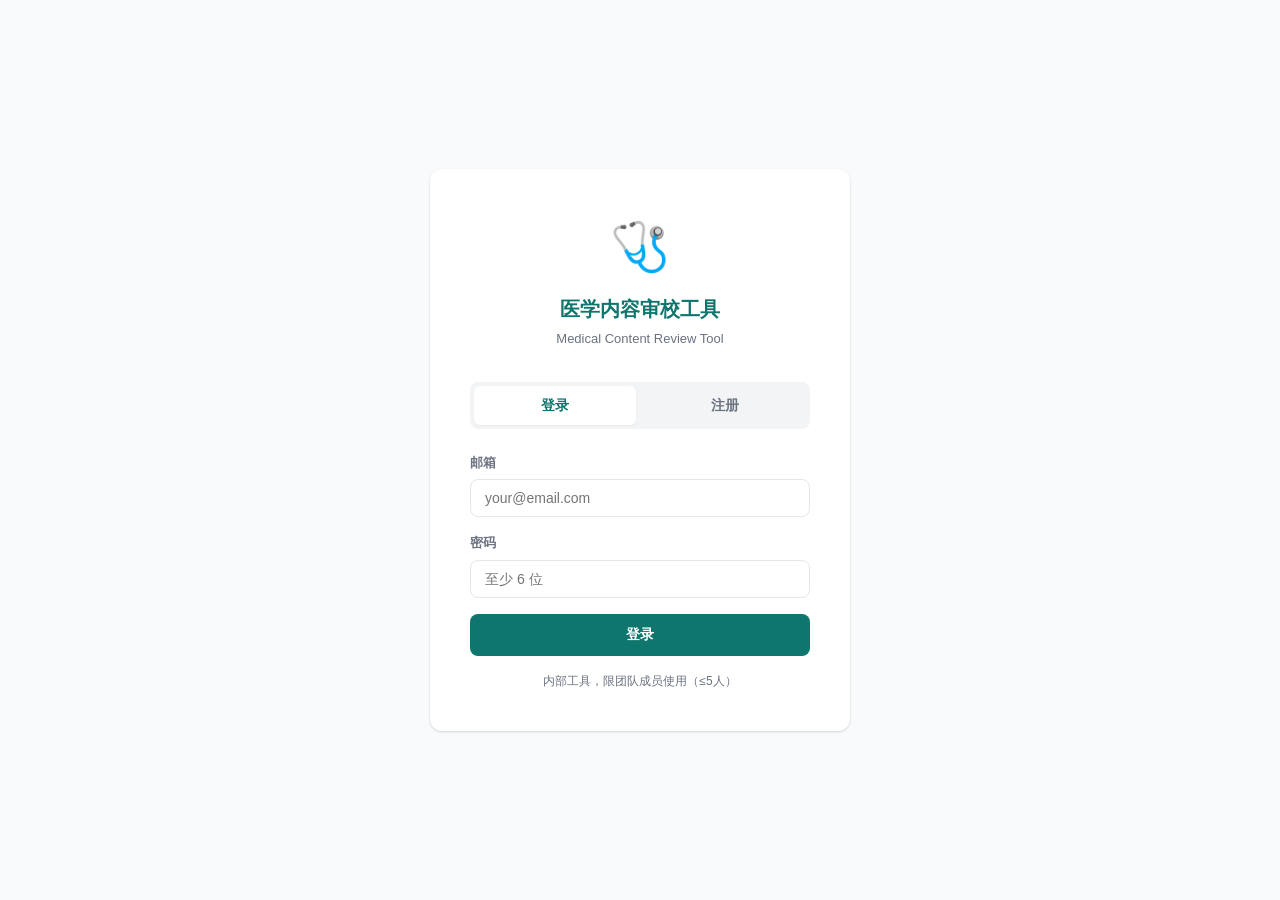
<file: index.html>
<!DOCTYPE html>
<html lang="zh-CN">
<head>
<meta charset="UTF-8">
<meta name="viewport" content="width=device-width, initial-scale=1.0">
<title>医学内容审校工具</title>
<link rel="icon" type="image/svg+xml" href="icon.svg">
<link rel="stylesheet" href="css/style.css">
</head>
<body>

<header class="app-header">
  <div class="header-left">
    <img src="icon.svg" alt="Logo" class="header-logo">
    <h1>医学内容审校工具</h1>
  </div>
  <div class="header-center">
    <p class="header-steps">上传稿件 → 结构化拆解 → 自动标出合规/术语/错别字/标点等问题</p>
  </div>
  <div class="header-user" id="headerUser" style="display:none;">
    <span class="user-name" id="userName">未登录</span>
    <button class="btn-text" id="logoutBtn">退出</button>
  </div>
</header>

<main class="app-main">

  <!-- 输入方式切换 -->
  <div class="input-tabs">
    <button class="tab-btn active" data-tab="upload">📁 上传文件</button>
    <button class="tab-btn" data-tab="text">📝 输入文本</button>
    <button class="tab-btn" data-tab="history">📋 历史记录</button>
  </div>

  <!-- 上传区 -->
  <section id="uploadZone" class="upload-zone tab-content active" data-content="upload">
    <div class="upload-inner">
      <div class="upload-icon">📄</div>
      <p class="upload-title">把文件拖到这里，或<label for="fileInput" class="upload-link">点击选择</label></p>
      <p class="upload-hint">支持 .txt / .md / .docx / .pptx</p>
      <input type="file" id="fileInput" accept=".txt,.md,.markdown,.docx,.pptx" multiple hidden>
    </div>
  </section>

  <!-- 文本输入区 -->
  <section id="textInputZone" class="text-input-zone tab-content" data-content="text">
    <textarea id="textInput" class="text-input" placeholder="在此粘贴或输入要审校的文本内容...&#10;&#10;支持多段落，空行自动分段。"></textarea>
    <div class="text-input-actions">
      <button id="clearTextBtn" class="btn btn-secondary">清空</button>
      <button id="checkTextBtn" class="btn">开始审校</button>
    </div>
  </section>

  <!-- 历史记录区 -->
  <section id="historyZone" class="history-zone tab-content" data-content="history">
    <div class="history-header">
      <h2>历史记录</h2>
      <button id="refreshHistoryBtn" class="btn btn-secondary">🔄 刷新</button>
    </div>
    <div id="historyList" class="history-list">
      <p class="empty">加载中...</p>
    </div>
  </section>

  <!-- 进度 -->
  <div id="progress" class="progress hidden">
    <div class="progress-bar"><div id="progressFill" class="progress-fill"></div></div>
    <span id="progressText" class="progress-text"></span>
  </div>

  <!-- AI 设置（折叠） -->
  <details id="aiSettings" class="ai-settings">
    <summary>⚙️ AI 接口设置（可选，用于"AI 深度检查"）</summary>
    <div class="ai-settings-body">
      <label class="ai-field">
        <span>接口地址</span>
        <input type="text" id="aiUrl" value="https://test.huihaohealth.com/ai-center/x/server/api/v1/chat/completions">
      </label>
      <label class="ai-field">
        <span>模型名称</span>
        <input type="text" id="aiModel" value="modelF">
      </label>
      <label class="ai-field">
        <span>API Key（该接口不校验，随意填写）</span>
        <input type="password" id="aiKey" value="not-required" placeholder="not-required">
      </label>
      <p class="ai-hint">⚠️ Key 仅保存在浏览器内存，刷新后需重填。规则检查完全离线，不依赖此设置。<br>
      💡 模型名称请从上方列表选择（如 Claude-Haiku-4.5 / Gemini-2.5-Flash / GPT-4.1-Mini 等）</p>
    </div>
  </details>

  <!-- 结果区（默认隐藏，有结果后显示） -->
  <section id="results" class="results hidden">

    <!-- 概览统计 -->
    <div id="overview" class="overview"></div>

    <!-- 工具栏：筛选 + 导出 + AI检查 -->
    <div class="toolbar">
      <div class="filters" id="filters">
        <span class="filter-label">按等级：</span>
        <button class="chip chip-level active" data-level="all">全部</button>
        <button class="chip chip-level" data-level="red">🔴 必改</button>
        <button class="chip chip-level" data-level="yellow">🟡 建议</button>
        <button class="chip chip-level" data-level="blue">🔵 提示</button>
        <span class="filter-sep">|</span>
        <button class="chip chip-source active" data-source="all">全部来源</button>
        <button class="chip chip-source" data-source="rule">🔧 规则</button>
        <button class="chip chip-source" data-source="ai">🤖 AI</button>
      </div>
      <div class="actions">
        <select id="docSelect" class="doc-select" title="切换已上传文件"></select>
        <button id="aiCheckBtn" class="btn btn-ai">🤖 AI 深度检查</button>
        <button id="exportBtn" class="btn">导出问题清单</button>
      </div>
    </div>

    <!-- 双栏：原文预览 + 问题清单 -->
    <div class="panes">
      <div id="preview" class="pane preview-pane">
        <h2 class="pane-title">原文预览</h2>
        <div id="previewBody" class="preview-body"></div>
      </div>
      <div id="issueList" class="pane issue-pane">
        <h2 class="pane-title">问题清单 <span id="issueCount" class="issue-count"></span></h2>
        <div id="issueBody" class="issue-body"></div>
      </div>
    </div>

  </section>

  <!-- 空态 / 错误提示 -->
  <div id="toast" class="toast hidden"></div>

</main>

<footer class="app-footer">
  <p>医学内容审校工具 v2 · 支持云端同步和历史记录 · 规则可在 <code>js/rules.js</code> 中维护</p>
</footer>

<!-- ============================================================
     脚本按序加载（file:// 安全：全部 <script src>，无 ES module）
     顺序：第三方库 → 规则数据 → 引擎 → 解析器 → 云同步 → 主程序
     ============================================================ -->
<script src="vendor/jszip.min.js"></script>
<script src="vendor/mammoth.browser.min.js"></script>
<script src="js/rules.js"></script>
<script src="js/engine.js"></script>
<script src="js/parsers.js"></script>
<script src="js/cloud-sync.js"></script>
<script src="js/app.js"></script>

</body>
</html>
</file>
<file: css/style.css>
/* ============================================================================
 * 医学内容审校工具 — 样式 (style.css)
 * 配色：🔴必改 #e11d48 / 🟡建议 #d97706 / 🔵提示 #1D5CFF（沿用相邻项目品牌色）
 * 风格：专业、克制、高可读；浅色背景 + 柔和阴影，长文阅读友好。
 * ==========================================================================*/

:root {
  --red: #e11d48;    --red-bg: #fff1f2;    --red-border: #fecdd3;
  --yellow: #d97706; --yellow-bg: #fffbeb; --yellow-border: #fde68a;
  --blue: #1D5CFF;   --blue-bg: #eff6ff;   --blue-border: #bfdbfe;
  --ink: #1a1a1a;    --ink-soft: #4b5563;  --ink-faint: #9ca3af;
  --line: #e5e7eb;   --bg: #f5f7fa;        --card: #ffffff;
  --accent: #0f766e; --accent-soft: #ccfbf1;
  --radius: 10px;    --shadow: 0 1px 3px rgba(0,0,0,.06), 0 4px 12px rgba(0,0,0,.04);
}

* { box-sizing: border-box; margin: 0; padding: 0; }

body {
  font-family: -apple-system, BlinkMacSystemFont, "Segoe UI", "Microsoft YaHei", "Noto Sans SC", sans-serif;
  font-size: 14px; line-height: 1.7; color: var(--ink);
  background: var(--bg);
}

code {
  background: #f3f4f6; border-radius: 3px; padding: 1px 6px;
  font-family: Consolas, "Courier New", monospace; font-size: .9em; color: #be185d;
}

.hidden { display: none !important; }

/* ---------- Header ---------- */
/* ---------- 头部 ---------- */
.app-header {
  background: linear-gradient(135deg, #0f766e 0%, #155e75 100%);
  color: #fff; padding: 12px 24px;
  display: flex; justify-content: space-between; align-items: center;
  box-shadow: 0 2px 8px rgba(0,0,0,0.1);
}

/* 左侧：Logo + 标题 */
.header-left { display: flex; align-items: center; gap: 12px; }
.header-logo { width: 32px; height: 32px; }
.app-header h1 { font-size: 18px; font-weight: 700; margin: 0; }

/* 中间：操作步骤提示 */
.header-center { flex: 1; display: flex; justify-content: center; }
.header-steps { font-size: 12px; opacity: 0.9; margin: 0; }

/* 右侧：用户信息 */
.header-user { display: flex; align-items: center; gap: 12px; }
.user-name { font-size: 13px; font-weight: 600; }
.btn-text {
  background: none; border: 1px solid rgba(255,255,255,0.4); color: #fff;
  padding: 4px 12px; border-radius: 6px; font-size: 12px; cursor: pointer;
  transition: all .2s;
}
.btn-text:hover { background: rgba(255,255,255,0.1); border-color: rgba(255,255,255,0.6); }

/* ---------- Main ---------- */
.app-main { max-width: 1280px; margin: 0 auto; padding: 24px; }

/* ---------- 输入方式切换 ---------- */
.input-tabs { display: flex; gap: 4px; margin-bottom: 16px; }
.tab-btn {
  flex: 1; padding: 10px 20px; border: 2px solid var(--line); background: var(--card);
  color: var(--ink-soft); font-size: 14px; cursor: pointer; border-radius: 8px 8px 0 0;
  transition: all .2s; font-weight: 600;
}
.tab-btn:hover { border-color: var(--accent); }
.tab-btn.active { background: var(--accent); color: #fff; border-color: var(--accent); }

.tab-content { display: none; }
.tab-content.active { display: block; }

/* ---------- 上传区 ---------- */
.upload-zone {
  background: var(--card); border: 2px dashed var(--blue-border);
  border-radius: var(--radius); padding: 48px 24px; text-align: center;
  transition: all .2s; cursor: pointer;
}
.upload-zone.dragging { border-color: var(--blue); background: var(--blue-bg); }
.upload-icon { font-size: 40px; margin-bottom: 12px; }
.upload-title { font-size: 16px; color: var(--ink); }
.upload-link { color: var(--blue); cursor: pointer; font-weight: 600; text-decoration: underline; }
.upload-hint { margin-top: 8px; font-size: 12px; color: var(--ink-faint); }

/* ---------- 文本输入区 ---------- */
.text-input-zone { background: var(--card); border-radius: var(--radius); padding: 20px; box-shadow: var(--shadow); }
.text-input {
  width: 100%; min-height: 320px; padding: 16px; border: 2px solid var(--line);
  border-radius: 8px; font-size: 14px; line-height: 1.7; resize: vertical;
  font-family: -apple-system, BlinkMacSystemFont, "Segoe UI", "Microsoft YaHei", sans-serif;
  transition: border-color .2s;
}
.text-input:focus { outline: none; border-color: var(--accent); }
.text-input-actions { display: flex; gap: 10px; margin-top: 12px; justify-content: flex-end; }
.btn-secondary {
  background: var(--card); color: var(--ink-soft); border: 1px solid var(--line);
}
.btn-secondary:hover { background: #f3f4f6; border-color: var(--ink-faint); }

/* ---------- AI 设置面板 ---------- */
.ai-settings {
  background: var(--card); border-radius: var(--radius); box-shadow: var(--shadow);
  margin-top: 16px; padding: 0; overflow: hidden;
}
.ai-settings summary {
  padding: 14px 20px; cursor: pointer; font-size: 13px; font-weight: 600;
  color: #7c3aed; user-select: none;
}
.ai-settings summary:hover { background: #faf5ff; }
.ai-settings-body { padding: 0 20px 18px; display: grid; gap: 12px; }
.ai-field { display: flex; flex-direction: column; gap: 4px; }
.ai-field span { font-size: 12px; color: var(--ink-soft); }
.ai-field input {
  padding: 8px 12px; border: 1px solid var(--line); border-radius: 6px; font-size: 13px;
  font-family: Consolas, monospace;
}
.ai-field input:focus { outline: none; border-color: #7c3aed; }
.ai-hint { font-size: 12px; color: var(--ink-faint); margin: 0; }

/* ---------- 历史记录 ---------- */
.history-zone { background: var(--card); border-radius: var(--radius); padding: 20px; box-shadow: var(--shadow); }
.history-header { display: flex; justify-content: space-between; align-items: center; margin-bottom: 16px; }
.history-header h2 { font-size: 18px; font-weight: 700; }
.history-list { display: grid; gap: 12px; }
.history-item {
  background: var(--card); border: 1px solid var(--line); border-radius: var(--radius);
  padding: 16px; cursor: pointer; transition: all .2s;
}
.history-item:hover { border-color: var(--accent); box-shadow: var(--shadow); }
.history-item-header { display: flex; justify-content: space-between; align-items: center; margin-bottom: 8px; }
.history-item-name { font-size: 15px; font-weight: 600; color: var(--ink); }
.history-item-date { font-size: 12px; color: var(--ink-soft); }
.history-item-meta { display: flex; gap: 16px; font-size: 12px; color: var(--ink-soft); margin-bottom: 8px; }
.history-item-preview { font-size: 13px; color: var(--ink-soft); line-height: 1.5; overflow: hidden; text-overflow: ellipsis; white-space: nowrap; }
.history-item-actions { display: flex; gap: 8px; margin-top: 12px; }
.history-item-actions button {
  padding: 4px 10px; font-size: 12px; border: 1px solid var(--line); background: #fff;
  border-radius: 6px; cursor: pointer; transition: all .2s;
}
.history-item-actions button:hover { border-color: var(--accent); color: var(--accent); }
.history-item-actions .btn-delete { color: #dc2626; }
.history-item-actions .btn-delete:hover { border-color: #dc2626; background: #fef2f2; }

/* ---------- 进度 ---------- */
.progress { margin: 16px 0; display: flex; align-items: center; gap: 12px; }
.progress-bar { flex: 1; height: 6px; background: var(--line); border-radius: 3px; overflow: hidden; }
.progress-fill { height: 100%; background: var(--accent); width: 0; transition: width .3s; }
.progress-text { font-size: 12px; color: var(--ink-soft); white-space: nowrap; }

/* ---------- 概览 ---------- */
.results { margin-top: 24px; }
.overview {
  background: var(--card); border-radius: var(--radius); box-shadow: var(--shadow);
  padding: 18px 20px; margin-bottom: 16px;
  display: flex; flex-wrap: wrap; align-items: center; gap: 18px;
}
.ov-total { font-size: 15px; }
.ov-total strong { font-size: 22px; color: var(--accent); }
.ov-levels { display: flex; gap: 10px; }
.ov-level {
  padding: 6px 14px; border-radius: 20px; font-size: 13px; font-weight: 600;
  border: 1px solid transparent;
}
.ov-level.lvl-red { background: var(--red-bg); color: var(--red); border-color: var(--red-border); }
.ov-level.lvl-yellow { background: var(--yellow-bg); color: var(--yellow); border-color: var(--yellow-border); }
.ov-level.lvl-blue { background: var(--blue-bg); color: var(--blue); border-color: var(--blue-border); }
.ov-cats { display: flex; flex-wrap: wrap; gap: 8px; margin-left: auto; }
.ov-cat { font-size: 12px; color: var(--ink-soft); background: #f3f4f6; padding: 3px 10px; border-radius: 12px; }
.ov-cat em { font-style: normal; font-weight: 700; color: var(--ink); }
.ov-clean { color: var(--accent); font-weight: 600; }

/* 来源统计（规则 vs AI）*/
.ov-sources { display: flex; gap: 8px; }
.ov-source { font-size: 13px; padding: 6px 14px; border-radius: 20px; font-weight: 600; }
.ov-source-rule { background: var(--accent-soft); color: var(--accent); }
.ov-source-ai { background: #ede9fe; color: #7c3aed; }
.ov-source strong { font-size: 15px; }

/* ---------- 工具栏 ---------- */
.toolbar { display: flex; flex-wrap: wrap; align-items: center; gap: 12px; margin-bottom: 16px; }
.filters { display: flex; align-items: center; gap: 8px; flex-wrap: wrap; }
.filter-label { font-size: 13px; color: var(--ink-soft); }
.filter-sep { color: var(--line); margin: 0 4px; }
.chip {
  border: 1px solid var(--line); background: var(--card); color: var(--ink-soft);
  padding: 5px 14px; border-radius: 18px; font-size: 13px; cursor: pointer; transition: all .15s;
}
.chip:hover { border-color: var(--accent); }
.chip.active { background: var(--accent); color: #fff; border-color: var(--accent); }
.actions { display: flex; align-items: center; gap: 10px; margin-left: auto; }
.doc-select { padding: 6px 10px; border: 1px solid var(--line); border-radius: 6px; font-size: 13px; max-width: 280px; }
.btn {
  background: var(--accent); color: #fff; border: none; padding: 7px 16px;
  border-radius: 6px; font-size: 13px; cursor: pointer; font-weight: 600;
}
.btn:hover { background: #0e6b63; }
.btn-ai { background: linear-gradient(135deg, #667eea 0%, #764ba2 100%); }
.btn-ai:hover { background: linear-gradient(135deg, #5568d3 0%, #63398b 100%); }
.btn-ai:disabled { opacity: 0.5; cursor: not-allowed; }

/* ---------- 双栏 ---------- */
.panes { display: grid; grid-template-columns: 1.4fr 1fr; gap: 16px; align-items: start; }
.pane { background: var(--card); border-radius: var(--radius); box-shadow: var(--shadow); overflow: hidden; }
.pane-title {
  font-size: 14px; font-weight: 700; padding: 14px 18px;
  border-bottom: 1px solid var(--line); background: #fafafa;
}
.issue-count { color: var(--ink-faint); font-weight: 400; }

/* 原文预览 */
.preview-body { padding: 10px 18px 18px; max-height: 72vh; overflow-y: auto; }
.block { padding: 8px 0; border-radius: 6px; transition: background .3s; }
.block .block-loc {
  display: inline-block; font-size: 11px; color: var(--ink-faint);
  background: #f3f4f6; padding: 1px 8px; border-radius: 10px; margin-bottom: 4px;
}
.block .block-text { white-space: pre-wrap; word-break: break-word; }
.blk-heading .block-text { font-size: 17px; font-weight: 700; }
.blk-slideTitle .block-text { font-size: 16px; font-weight: 700; color: var(--accent); }
.blk-listItem .block-text { padding-left: 16px; position: relative; }
.blk-listItem .block-text::before { content: "•"; position: absolute; left: 2px; color: var(--ink-faint); }
.blk-tableCell { border-left: 3px solid var(--line); padding-left: 10px; }
.block.flash { background: #fef9c3; }
.block.block-outline { outline: 2px solid #f59e0b; outline-offset: 2px; border-radius: 6px; }

/* 高亮 mark */
mark { border-radius: 3px; padding: 0 2px; cursor: pointer; font-style: normal; }
mark.lvl-red { background: #fecdd3; color: #9f1239; box-shadow: inset 0 -2px 0 var(--red); }
mark.lvl-yellow { background: #fde68a; color: #92400e; box-shadow: inset 0 -2px 0 var(--yellow); }
mark.lvl-blue { background: #bfdbfe; color: #1e40af; box-shadow: inset 0 -2px 0 var(--blue); }

/* 点击清单项时，对应高亮字闪烁脉冲，便于定位 */
mark.mark-flash { animation: markPulse 1.2s ease-out; }
@keyframes markPulse {
  0%, 100% { outline: 0 solid transparent; outline-offset: 0; }
  20% { outline: 3px solid #f59e0b; outline-offset: 2px; }
  60% { outline: 3px solid #f59e0b; outline-offset: 2px; }
}

/* 问题清单 */
.issue-body { padding: 12px; max-height: 72vh; overflow-y: auto; }
.issue-item {
  border-left: 4px solid var(--line); border-radius: 0 6px 6px 0;
  padding: 10px 14px; margin-bottom: 10px; cursor: pointer; transition: all .15s;
  background: #fff;
}
.issue-item:hover { box-shadow: var(--shadow); }
.issue-item.flash { animation: flashItem 1.2s; }
@keyframes flashItem { 0%,100% { background: #fff; } 30% { background: #fef9c3; } }
.issue-item.lvl-red { border-left-color: var(--red); background: var(--red-bg); }
.issue-item.lvl-yellow { border-left-color: var(--yellow); background: var(--yellow-bg); }
.issue-item.lvl-blue { border-left-color: var(--blue); background: var(--blue-bg); }
.issue-head { display: flex; flex-wrap: wrap; align-items: center; gap: 8px; margin-bottom: 5px; }
.issue-badge { font-size: 12px; font-weight: 700; }
.issue-item.lvl-red .issue-badge { color: var(--red); }
.issue-item.lvl-yellow .issue-badge { color: var(--yellow); }
.issue-item.lvl-blue .issue-badge { color: var(--blue); }
.issue-cat { font-size: 11px; color: var(--ink-soft); background: rgba(0,0,0,.04); padding: 1px 8px; border-radius: 10px; }
.issue-loc { font-size: 11px; color: var(--ink-faint); margin-left: auto; }

/* 来源标签（规则 vs AI）*/
.issue-src { font-size: 11px; padding: 1px 8px; border-radius: 10px; font-weight: 600; }
.issue-src-rule { background: var(--accent-soft); color: var(--accent); }
.issue-src-ai { background: #ede9fe; color: #7c3aed; }
.issue-item.is-ai { border-left-style: dashed; }
.issue-msg { font-size: 13px; color: var(--ink); margin: 3px 0; }
.issue-match { font-size: 12px; color: var(--ink-soft); }
.issue-match b { color: var(--red); }
.issue-sugg { font-size: 12px; color: var(--accent); margin-top: 3px; }

.empty { color: var(--ink-faint); text-align: center; padding: 30px 0; }

/* ---------- Toast ---------- */
.toast {
  position: fixed; bottom: 24px; left: 50%; transform: translateX(-50%);
  background: #1f2937; color: #fff; padding: 12px 20px; border-radius: 8px;
  font-size: 13px; box-shadow: 0 6px 20px rgba(0,0,0,.25); z-index: 1000; max-width: 90vw;
}
.toast-error { background: var(--red); }

/* ---------- Footer ---------- */
.app-footer { text-align: center; color: var(--ink-faint); font-size: 12px; padding: 30px 0; }

/* ---------- 响应式 ---------- */
@media (max-width: 880px) {
  .panes { grid-template-columns: 1fr; }
  .preview-body, .issue-body { max-height: none; }
}
</file>
